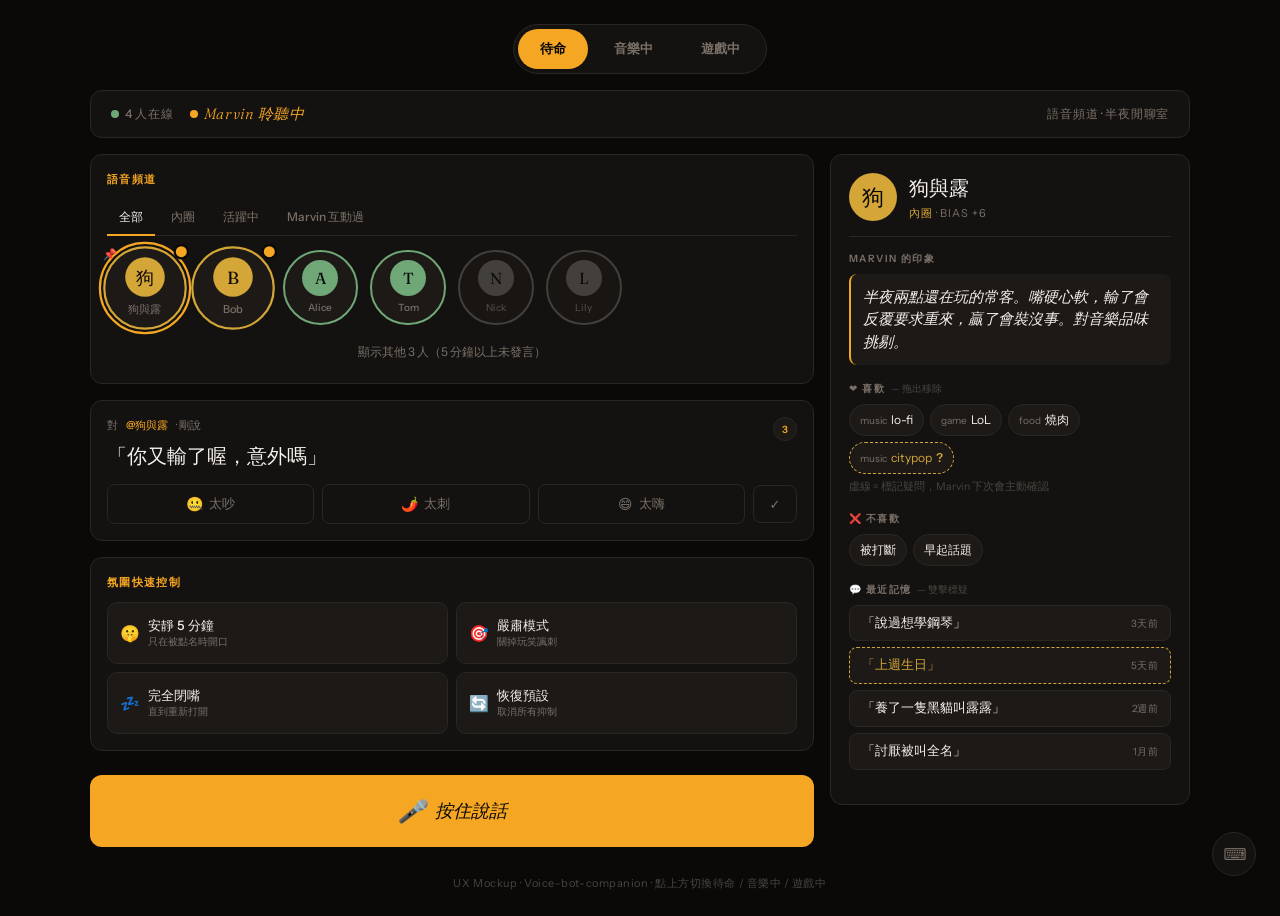
<file: docs/mockups/mockup-v2.html>
<!DOCTYPE html>
<html lang="zh-Hant">
<head>
<meta charset="UTF-8">
<meta name="viewport" content="width=device-width, initial-scale=1.0">
<title>Marvin Companion — UX Mockup</title>
<link href="https://fonts.googleapis.com/css2?family=Fraunces:ital,opsz,wght@0,9..144,300;0,9..144,400;0,9..144,600;1,9..144,300;1,9..144,400&family=Instrument+Sans:wght@400;500;600&display=swap" rel="stylesheet">
<style>
  :root {
    --bg: #0A0908;
    --surface: #141210;
    --surface2: #1C1917;
    --border: #2A2622;
    --text: #F5F0EB;
    --muted: #7A7068;
    --muted2: #4A4540;
    --amber: #F5A623;
    --amber-dim: #9B6614;
    --amber-glow: rgba(245,166,35,0.15);
    --red: #C94A3F;
    --green: #6FA776;
    --yellow: #D4A537;

    --stage-inner: #D4A537;
    --stage-regular: #6FA776;
    --stage-stranger: #6B6661;
    --stage-blacklist: #8B3A33;
  }

  * { box-sizing: border-box; margin: 0; padding: 0; }

  body {
    background: var(--bg);
    color: var(--text);
    font-family: 'Instrument Sans', system-ui, sans-serif;
    font-size: 14px;
    line-height: 1.5;
    min-height: 100vh;
    padding: 24px;
    overflow-x: hidden;
  }

  .app {
    max-width: 1100px;
    margin: 0 auto;
    display: grid;
    grid-template-columns: 1fr 360px;
    gap: 16px;
    align-items: start;
  }

  /* ============ STATUS BAR ============ */
  .status-bar {
    grid-column: 1 / -1;
    background: var(--surface);
    border: 1px solid var(--border);
    border-radius: 12px;
    padding: 12px 20px;
    display: flex;
    align-items: center;
    justify-content: space-between;
  }
  .status-left { display: flex; align-items: center; gap: 16px; }
  .status-pill {
    display: inline-flex;
    align-items: center;
    gap: 6px;
    font-size: 12px;
    font-weight: 500;
    letter-spacing: 0.06em;
    color: var(--muted);
  }
  .dot {
    width: 8px;
    height: 8px;
    border-radius: 50%;
    background: var(--green);
  }
  .dot.amber {
    background: var(--amber);
    animation: pulse 2s ease-in-out infinite;
  }
  .dot.red { background: var(--red); }
  @keyframes pulse {
    0%, 100% { opacity: 1; transform: scale(1); }
    50% { opacity: 0.4; transform: scale(1.3); }
  }
  .marvin-state {
    font-family: 'Fraunces', serif;
    font-style: italic;
    font-weight: 300;
    color: var(--amber);
    font-size: 15px;
  }

  /* ============ MAIN COLUMN ============ */
  .main { display: flex; flex-direction: column; gap: 16px; }

  .card {
    background: var(--surface);
    border: 1px solid var(--border);
    border-radius: 12px;
    padding: 16px;
  }

  .card-label {
    font-size: 11px;
    font-weight: 600;
    letter-spacing: 0.12em;
    text-transform: uppercase;
    color: var(--amber);
    margin-bottom: 12px;
  }

  /* ============ BUBBLES ============ */
  .filter-tabs {
    display: flex;
    gap: 4px;
    margin-bottom: 14px;
    border-bottom: 1px solid var(--border);
    padding-bottom: 0;
  }
  .filter-tab {
    padding: 8px 12px;
    font-size: 12px;
    font-weight: 500;
    color: var(--muted);
    cursor: pointer;
    border-bottom: 2px solid transparent;
    margin-bottom: -1px;
    transition: color 0.2s;
  }
  .filter-tab:hover { color: var(--text); }
  .filter-tab.active {
    color: var(--text);
    border-bottom-color: var(--amber);
  }

  .bubble-grid {
    display: grid;
    grid-template-columns: repeat(auto-fill, minmax(72px, 1fr));
    gap: 12px;
  }

  .bubble {
    position: relative;
    aspect-ratio: 1;
    border-radius: 50%;
    background: var(--surface2);
    border: 2px solid var(--border);
    display: flex;
    flex-direction: column;
    align-items: center;
    justify-content: center;
    cursor: pointer;
    transition: transform 0.15s ease, border-color 0.2s;
    overflow: visible;
  }
  .bubble:hover {
    transform: translateY(-2px);
    border-color: var(--muted2);
  }

  .bubble .avatar {
    width: 36px;
    height: 36px;
    border-radius: 50%;
    display: flex;
    align-items: center;
    justify-content: center;
    font-family: 'Fraunces', serif;
    font-weight: 400;
    font-size: 16px;
    color: var(--bg);
  }
  .bubble .name {
    margin-top: 4px;
    font-size: 10px;
    font-weight: 500;
    color: var(--muted);
    white-space: nowrap;
  }

  /* stage colors */
  .bubble[data-stage="inner"] { border-color: var(--stage-inner); }
  .bubble[data-stage="inner"] .avatar { background: var(--stage-inner); }
  .bubble[data-stage="regular"] { border-color: var(--stage-regular); }
  .bubble[data-stage="regular"] .avatar { background: var(--stage-regular); }
  .bubble[data-stage="stranger"] { border-color: var(--stage-stranger); }
  .bubble[data-stage="stranger"] .avatar { background: var(--stage-stranger); }

  /* size by activity */
  .bubble[data-activity="high"] { transform: scale(1.1); }
  .bubble[data-activity="low"] { opacity: 0.55; }

  /* speaking pulse */
  .bubble.speaking::before {
    content: '';
    position: absolute;
    inset: -6px;
    border-radius: 50%;
    border: 2px solid var(--amber);
    animation: speaking-pulse 1.4s ease-out infinite;
  }
  @keyframes speaking-pulse {
    0% { opacity: 1; transform: scale(1); }
    100% { opacity: 0; transform: scale(1.25); }
  }

  /* marvin attention dot */
  .bubble .marvin-mark {
    position: absolute;
    top: -4px;
    right: -4px;
    width: 14px;
    height: 14px;
    border-radius: 50%;
    background: var(--amber);
    border: 2px solid var(--bg);
    display: none;
  }
  .bubble[data-marvin="yes"] .marvin-mark { display: block; }

  /* pin */
  .bubble .pin {
    position: absolute;
    top: -2px;
    left: -2px;
    font-size: 10px;
    color: var(--amber);
    display: none;
  }
  .bubble[data-pin="yes"] .pin { display: block; }

  .show-more {
    margin-top: 12px;
    text-align: center;
    color: var(--muted);
    font-size: 12px;
    cursor: pointer;
    padding: 6px;
  }
  .show-more:hover { color: var(--text); }

  /* ============ MARVIN UTTERANCE ============ */
  .utterance-card {
    background: var(--surface);
    border: 1px solid var(--border);
    border-radius: 12px;
    padding: 16px;
    position: relative;
  }

  .utterance-meta {
    display: flex;
    align-items: center;
    gap: 8px;
    font-size: 11px;
    color: var(--muted);
    margin-bottom: 8px;
  }
  .utterance-meta .target {
    color: var(--amber);
    font-weight: 500;
  }

  .utterance-text {
    font-family: 'Fraunces', serif;
    font-weight: 300;
    font-size: 20px;
    line-height: 1.4;
    color: var(--text);
    margin-bottom: 14px;
  }

  .feedback-row {
    display: flex;
    gap: 8px;
    align-items: center;
  }
  .feedback-btn {
    flex: 1;
    background: transparent;
    border: 1px solid var(--border);
    color: var(--muted);
    padding: 10px 8px;
    border-radius: 8px;
    font-family: inherit;
    font-size: 13px;
    font-weight: 500;
    cursor: pointer;
    display: flex;
    align-items: center;
    justify-content: center;
    gap: 6px;
    transition: all 0.15s;
  }
  .feedback-btn:hover {
    border-color: var(--amber);
    color: var(--text);
  }
  .feedback-btn.ok {
    flex: 0 0 44px;
  }
  .feedback-emoji { font-size: 14px; }

  .countdown {
    position: absolute;
    top: 16px;
    right: 16px;
    width: 24px;
    height: 24px;
    border-radius: 50%;
    background: var(--surface2);
    border: 1px solid var(--border);
    display: flex;
    align-items: center;
    justify-content: center;
    font-size: 10px;
    color: var(--amber);
    font-weight: 600;
  }

  /* ============ ATMOSPHERE QUICK ============ */
  .atmos-grid {
    display: grid;
    grid-template-columns: repeat(2, 1fr);
    gap: 8px;
  }
  .atmos-btn {
    background: var(--surface2);
    border: 1px solid var(--border);
    color: var(--text);
    padding: 14px 12px;
    border-radius: 10px;
    font-family: inherit;
    font-size: 13px;
    font-weight: 500;
    cursor: pointer;
    display: flex;
    align-items: center;
    gap: 8px;
    transition: all 0.15s;
  }
  .atmos-btn:hover {
    border-color: var(--amber);
  }
  .atmos-btn.active {
    background: var(--amber-glow);
    border-color: var(--amber);
    color: var(--amber);
  }
  .atmos-btn .icon { font-size: 16px; }
  .atmos-btn .label { flex: 1; text-align: left; }
  .atmos-btn .sub {
    font-size: 10px;
    color: var(--muted);
    font-weight: 400;
  }

  /* ============ VOICE BUTTON ============ */
  .voice-button {
    margin-top: 8px;
    background: var(--amber);
    color: var(--bg);
    border: none;
    border-radius: 12px;
    padding: 22px;
    font-family: 'Fraunces', serif;
    font-style: italic;
    font-weight: 400;
    font-size: 18px;
    width: 100%;
    cursor: pointer;
    display: flex;
    align-items: center;
    justify-content: center;
    gap: 10px;
    transition: transform 0.1s, background 0.2s;
  }
  .voice-button:hover { background: #FFB938; }
  .voice-button:active { transform: scale(0.98); }
  .voice-button .mic { font-size: 22px; }

  /* ============ SIDE PANEL (USER DETAIL) ============ */
  .side-panel {
    background: var(--surface);
    border: 1px solid var(--border);
    border-radius: 12px;
    padding: 18px;
    position: sticky;
    top: 24px;
  }

  .panel-header {
    display: flex;
    align-items: center;
    gap: 12px;
    padding-bottom: 14px;
    border-bottom: 1px solid var(--border);
    margin-bottom: 14px;
  }
  .panel-avatar {
    width: 48px;
    height: 48px;
    border-radius: 50%;
    background: var(--stage-inner);
    color: var(--bg);
    display: flex;
    align-items: center;
    justify-content: center;
    font-family: 'Fraunces', serif;
    font-size: 22px;
    font-weight: 400;
  }
  .panel-name {
    font-family: 'Fraunces', serif;
    font-size: 20px;
    font-weight: 400;
    color: var(--text);
  }
  .panel-meta {
    font-size: 11px;
    color: var(--muted);
    letter-spacing: 0.08em;
    text-transform: uppercase;
    margin-top: 2px;
  }
  .panel-meta .stage { color: var(--stage-inner); }

  .panel-section { margin-bottom: 16px; }
  .panel-section-title {
    font-size: 10px;
    font-weight: 600;
    letter-spacing: 0.14em;
    text-transform: uppercase;
    color: var(--muted);
    margin-bottom: 8px;
    display: flex;
    align-items: center;
    gap: 6px;
  }

  .impression {
    font-family: 'Fraunces', serif;
    font-style: italic;
    font-weight: 300;
    font-size: 15px;
    line-height: 1.5;
    color: var(--text);
    padding: 12px;
    background: var(--surface2);
    border-radius: 8px;
    border-left: 2px solid var(--amber);
  }

  .tag-row {
    display: flex;
    flex-wrap: wrap;
    gap: 6px;
  }
  .tag {
    background: var(--surface2);
    border: 1px solid var(--border);
    padding: 6px 10px;
    border-radius: 100px;
    font-size: 12px;
    color: var(--text);
    cursor: grab;
    transition: all 0.15s;
    user-select: none;
  }
  .tag:hover {
    border-color: var(--muted2);
  }
  .tag.uncertain {
    border-style: dashed;
    border-color: var(--yellow);
    color: var(--yellow);
    position: relative;
  }
  .tag.uncertain::after {
    content: '?';
    margin-left: 4px;
    font-weight: 600;
  }
  .tag .cat {
    color: var(--muted);
    font-size: 10px;
    margin-right: 4px;
  }

  .memory-list {
    display: flex;
    flex-direction: column;
    gap: 6px;
  }
  .memory-item {
    background: var(--surface2);
    border: 1px solid var(--border);
    padding: 8px 12px;
    border-radius: 8px;
    font-size: 12.5px;
    color: var(--text);
    cursor: pointer;
    transition: all 0.15s;
    display: flex;
    align-items: center;
    justify-content: space-between;
    gap: 8px;
  }
  .memory-item:hover { border-color: var(--muted2); }
  .memory-item.uncertain {
    border-style: dashed;
    border-color: var(--yellow);
    color: var(--yellow);
  }
  .memory-item .date {
    font-size: 10px;
    color: var(--muted);
    letter-spacing: 0.05em;
    flex-shrink: 0;
  }

  .hint {
    font-size: 10.5px;
    color: var(--muted2);
    margin-top: 6px;
    line-height: 1.4;
  }

  /* ============ FLOATING INPUT (desktop) ============ */
  .float-input {
    position: fixed;
    bottom: 24px;
    right: 24px;
    background: var(--surface);
    border: 1px solid var(--border);
    border-radius: 100px;
    display: flex;
    align-items: center;
    overflow: hidden;
    transition: width 0.3s ease;
    z-index: 100;
  }
  .float-input.collapsed {
    width: 44px;
    height: 44px;
  }
  .float-input.expanded {
    width: 360px;
    height: 44px;
  }
  .float-input .toggle {
    width: 44px;
    height: 44px;
    flex-shrink: 0;
    display: flex;
    align-items: center;
    justify-content: center;
    cursor: pointer;
    color: var(--muted);
    font-size: 16px;
  }
  .float-input .toggle:hover { color: var(--amber); }
  .float-input input {
    flex: 1;
    background: transparent;
    border: none;
    color: var(--text);
    font-family: inherit;
    font-size: 13px;
    outline: none;
    padding-right: 16px;
    display: none;
  }
  .float-input.expanded input { display: block; }
  .float-input input::placeholder { color: var(--muted2); }

  /* ============ MODE TABS (demo only) ============ */
  .mode-tabs {
    grid-column: 1 / -1;
    display: flex;
    gap: 4px;
    background: var(--surface);
    border: 1px solid var(--border);
    border-radius: 100px;
    padding: 4px;
    margin: 0 auto;
    width: fit-content;
    position: relative;
    z-index: 50;
  }
  .mode-tab {
    padding: 10px 22px;
    font-size: 13px;
    font-weight: 600;
    color: var(--muted);
    cursor: pointer;
    border-radius: 100px;
    transition: all 0.2s;
    user-select: none;
    -webkit-user-select: none;
  }
  .mode-tab:hover { color: var(--text); }
  .mode-tab.active {
    background: var(--amber);
    color: var(--bg);
  }

  /* ============ MUSIC PANEL ============ */
  .music-card {
    background: linear-gradient(180deg, var(--surface2) 0%, var(--surface) 100%);
    border: 1px solid var(--border);
    border-radius: 12px;
    padding: 18px;
    position: relative;
    overflow: hidden;
  }
  .music-card::before {
    content: '';
    position: absolute;
    inset: 0;
    background: radial-gradient(circle at 20% 0%, var(--amber-glow), transparent 60%);
    pointer-events: none;
  }
  .music-now {
    position: relative;
    display: flex;
    gap: 16px;
    align-items: center;
    margin-bottom: 16px;
  }
  .waveform {
    width: 64px;
    height: 64px;
    display: flex;
    align-items: center;
    justify-content: center;
    gap: 2px;
    flex-shrink: 0;
  }
  .waveform .bar {
    width: 3px;
    background: var(--amber);
    border-radius: 2px;
    animation: wave 1.4s ease-in-out infinite;
  }
  .waveform .bar:nth-child(1) { height: 30%; animation-delay: 0s; }
  .waveform .bar:nth-child(2) { height: 70%; animation-delay: 0.1s; }
  .waveform .bar:nth-child(3) { height: 95%; animation-delay: 0.2s; }
  .waveform .bar:nth-child(4) { height: 55%; animation-delay: 0.3s; }
  .waveform .bar:nth-child(5) { height: 80%; animation-delay: 0.4s; }
  .waveform .bar:nth-child(6) { height: 40%; animation-delay: 0.5s; }
  @keyframes wave {
    0%, 100% { transform: scaleY(1); opacity: 1; }
    50% { transform: scaleY(0.3); opacity: 0.5; }
  }

  .music-info { flex: 1; min-width: 0; }
  .music-title {
    font-family: 'Fraunces', serif;
    font-style: italic;
    font-weight: 300;
    font-size: 22px;
    line-height: 1.2;
    color: var(--text);
    margin-bottom: 4px;
    overflow: hidden;
    text-overflow: ellipsis;
    white-space: nowrap;
  }
  .music-sub {
    font-size: 12px;
    color: var(--muted);
  }
  .music-sub .target { color: var(--amber); font-weight: 500; }

  .progress {
    position: relative;
    height: 3px;
    background: var(--surface2);
    border-radius: 2px;
    margin: 12px 0 8px;
    overflow: hidden;
  }
  .progress .fill {
    position: absolute;
    left: 0; top: 0; bottom: 0;
    width: 38%;
    background: var(--amber);
    border-radius: 2px;
  }
  .time-row {
    display: flex;
    justify-content: space-between;
    font-size: 11px;
    color: var(--muted);
    font-variant-numeric: tabular-nums;
  }

  .player-controls {
    position: relative;
    display: flex;
    justify-content: center;
    gap: 8px;
    margin-top: 14px;
  }
  .player-btn {
    width: 40px;
    height: 40px;
    border-radius: 50%;
    border: 1px solid var(--border);
    background: var(--surface2);
    color: var(--text);
    cursor: pointer;
    display: flex;
    align-items: center;
    justify-content: center;
    font-size: 14px;
    transition: all 0.15s;
  }
  .player-btn:hover { border-color: var(--amber); color: var(--amber); }
  .player-btn.primary {
    width: 48px;
    height: 48px;
    background: var(--amber);
    color: var(--bg);
    border-color: var(--amber);
    font-size: 18px;
  }
  .player-btn.primary:hover { background: #FFB938; }

  /* music reactions */
  .reactions-card {
    background: var(--surface);
    border: 1px solid var(--border);
    border-radius: 12px;
    padding: 16px;
  }
  .reaction-row {
    display: flex;
    align-items: center;
    gap: 8px;
    padding: 6px 0;
    font-size: 13px;
    border-bottom: 1px dashed var(--border);
  }
  .reaction-row:last-child { border: none; }
  .reaction-icon { font-size: 14px; width: 18px; }
  .reaction-user { color: var(--text); font-weight: 500; min-width: 70px; }
  .reaction-text { color: var(--muted); font-size: 12px; flex: 1; }

  .music-quick {
    display: grid;
    grid-template-columns: repeat(3, 1fr);
    gap: 8px;
    margin-top: 12px;
  }
  .music-quick-btn {
    background: var(--surface2);
    border: 1px solid var(--border);
    color: var(--text);
    padding: 10px 6px;
    border-radius: 8px;
    font-family: inherit;
    font-size: 12px;
    cursor: pointer;
    text-align: center;
    transition: all 0.15s;
  }
  .music-quick-btn:hover { border-color: var(--amber); color: var(--amber); }
  .music-quick-btn .em { font-size: 16px; display: block; margin-bottom: 2px; }

  /* ============ GAME PANEL ============ */
  .game-card {
    background: var(--surface);
    border: 1px solid var(--border);
    border-radius: 12px;
    padding: 18px;
  }
  .game-header {
    display: flex;
    align-items: center;
    justify-content: space-between;
    padding-bottom: 14px;
    margin-bottom: 14px;
    border-bottom: 1px solid var(--border);
  }
  .game-title {
    font-family: 'Fraunces', serif;
    font-weight: 400;
    font-size: 20px;
    color: var(--text);
    display: flex;
    align-items: center;
    gap: 8px;
  }
  .game-round {
    font-size: 12px;
    color: var(--muted);
    margin-left: 4px;
  }
  .game-timer {
    background: var(--surface2);
    border: 1px solid var(--amber);
    color: var(--amber);
    padding: 6px 12px;
    border-radius: 100px;
    font-size: 13px;
    font-weight: 600;
    font-variant-numeric: tabular-nums;
  }

  .game-phase {
    background: var(--surface2);
    padding: 12px 14px;
    border-radius: 8px;
    margin-bottom: 14px;
    border-left: 2px solid var(--amber);
  }
  .game-phase-label {
    font-size: 10px;
    color: var(--muted);
    letter-spacing: 0.12em;
    text-transform: uppercase;
    margin-bottom: 4px;
  }
  .game-phase-text {
    font-family: 'Fraunces', serif;
    font-style: italic;
    font-weight: 300;
    font-size: 15px;
    color: var(--text);
  }

  .scoreboard {
    display: flex;
    flex-direction: column;
    gap: 4px;
    margin-bottom: 14px;
  }
  .score-row {
    display: flex;
    align-items: center;
    justify-content: space-between;
    padding: 8px 12px;
    background: var(--surface2);
    border-radius: 6px;
    font-size: 13px;
  }
  .score-row.leader { background: var(--amber-glow); }
  .score-row .player {
    display: flex;
    align-items: center;
    gap: 8px;
  }
  .score-row .badge {
    background: var(--amber);
    color: var(--bg);
    font-size: 9px;
    font-weight: 600;
    padding: 1px 5px;
    border-radius: 4px;
    letter-spacing: 0.05em;
  }
  .score-row .pts {
    font-family: 'Fraunces', serif;
    font-size: 16px;
    color: var(--amber);
    font-variant-numeric: tabular-nums;
  }

  .events-log {
    background: var(--surface2);
    border-radius: 8px;
    padding: 10px 12px;
    font-size: 12px;
    line-height: 1.7;
  }
  .events-log .event {
    color: var(--muted);
    display: flex;
    align-items: center;
    gap: 6px;
  }
  .events-log .event .em { font-size: 13px; }
  .events-log .event.fresh { color: var(--text); }

  .game-controls {
    display: grid;
    grid-template-columns: repeat(3, 1fr);
    gap: 8px;
    margin-top: 14px;
  }
  .game-ctrl-btn {
    background: var(--surface2);
    border: 1px solid var(--border);
    color: var(--text);
    padding: 10px 6px;
    border-radius: 8px;
    font-family: inherit;
    font-size: 12px;
    cursor: pointer;
    transition: all 0.15s;
  }
  .game-ctrl-btn:hover { border-color: var(--amber); color: var(--amber); }
  .game-ctrl-btn.danger:hover { border-color: var(--red); color: var(--red); }

  /* Atmosphere gauge */
  .atmos-card {
    background: var(--surface);
    border: 1px solid var(--border);
    border-radius: 12px;
    padding: 16px;
  }
  .atmos-status {
    font-family: 'Fraunces', serif;
    font-style: italic;
    font-weight: 300;
    font-size: 18px;
    color: var(--text);
    margin: 6px 0 10px;
  }
  .gauge {
    position: relative;
    height: 6px;
    background: linear-gradient(to right, #6FA776, #D4A537, #C94A3F);
    border-radius: 3px;
    margin: 14px 0 6px;
  }
  .gauge-pointer {
    position: absolute;
    top: 50%;
    transform: translate(-50%, -50%);
    width: 14px;
    height: 14px;
    background: var(--text);
    border: 2px solid var(--bg);
    border-radius: 50%;
    box-shadow: 0 0 0 2px var(--text);
  }
  .gauge-labels {
    display: flex;
    justify-content: space-between;
    font-size: 10px;
    color: var(--muted);
    letter-spacing: 0.06em;
  }

  /* Alert (rare, only when needed) */
  .alert-card {
    background: var(--surface);
    border: 1px solid var(--border);
    border-radius: 12px;
    padding: 16px;
    position: relative;
  }
  .alert-card.warn {
    border-color: var(--amber);
    background: linear-gradient(180deg, var(--amber-glow), var(--surface));
  }
  .alert-empty {
    text-align: center;
    color: var(--muted2);
    font-size: 12px;
    padding: 8px 0;
    letter-spacing: 0.06em;
  }
  .alert-msg {
    font-family: 'Fraunces', serif;
    font-style: italic;
    font-weight: 300;
    font-size: 15px;
    line-height: 1.4;
    color: var(--text);
    margin-bottom: 12px;
  }
  .alert-actions {
    display: flex;
    gap: 6px;
  }
  .alert-btn {
    flex: 1;
    background: var(--surface2);
    border: 1px solid var(--border);
    color: var(--text);
    padding: 9px;
    border-radius: 6px;
    font-family: inherit;
    font-size: 12px;
    font-weight: 500;
    cursor: pointer;
    transition: all 0.15s;
  }
  .alert-btn.primary { border-color: var(--amber); color: var(--amber); }
  .alert-btn.danger:hover { border-color: var(--red); color: var(--red); }
  .alert-btn:hover { border-color: var(--text); color: var(--text); }

  /* Spectator toggle */
  .mode-toggle {
    display: flex;
    background: var(--surface2);
    border-radius: 100px;
    padding: 3px;
    margin-top: 10px;
  }
  .mode-toggle-btn {
    flex: 1;
    padding: 6px;
    text-align: center;
    font-size: 11px;
    color: var(--muted);
    cursor: pointer;
    border-radius: 100px;
    transition: all 0.2s;
  }
  .mode-toggle-btn.active {
    background: var(--amber);
    color: var(--bg);
    font-weight: 600;
  }

  /* ============ DJ MUSIC EXTRAS ============ */
  .dj-card {
    background: var(--surface);
    border: 1px solid var(--border);
    border-radius: 12px;
    padding: 16px;
  }
  .dj-header {
    display: flex;
    align-items: center;
    gap: 12px;
    padding-bottom: 12px;
    border-bottom: 1px solid var(--border);
    margin-bottom: 12px;
  }
  .dj-badge {
    width: 38px;
    height: 38px;
    border-radius: 50%;
    background: var(--amber);
    color: var(--bg);
    display: flex;
    align-items: center;
    justify-content: center;
    font-size: 18px;
  }
  .dj-title {
    font-family: 'Fraunces', serif;
    font-size: 17px;
    font-weight: 400;
    color: var(--text);
  }
  .dj-subtitle {
    font-size: 11px;
    color: var(--muted);
    letter-spacing: 0.08em;
    text-transform: uppercase;
    margin-top: 2px;
  }

  .dj-target-tabs {
    display: flex;
    gap: 4px;
    overflow-x: auto;
    margin-bottom: 12px;
    padding-bottom: 4px;
  }
  .dj-target {
    flex-shrink: 0;
    padding: 6px 12px;
    font-size: 11.5px;
    font-weight: 500;
    color: var(--muted);
    background: var(--surface2);
    border-radius: 100px;
    cursor: pointer;
    border: 1px solid var(--border);
    transition: all 0.2s;
  }
  .dj-target:hover { color: var(--text); }
  .dj-target.active {
    background: var(--amber);
    color: var(--bg);
    border-color: var(--amber);
  }

  .dj-pick {
    background: var(--surface2);
    border: 1px solid var(--border);
    border-radius: 10px;
    padding: 12px;
    margin-bottom: 8px;
    display: flex;
    gap: 12px;
    align-items: center;
    cursor: pointer;
    transition: all 0.15s;
  }
  .dj-pick:hover {
    border-color: var(--amber);
    transform: translateY(-1px);
  }
  .dj-pick .play {
    width: 38px;
    height: 38px;
    border-radius: 50%;
    background: var(--amber);
    color: var(--bg);
    display: flex;
    align-items: center;
    justify-content: center;
    font-size: 14px;
    flex-shrink: 0;
  }
  .dj-pick-body { flex: 1; min-width: 0; }
  .dj-pick-title {
    font-family: 'Fraunces', serif;
    font-style: italic;
    font-weight: 300;
    font-size: 15px;
    color: var(--text);
    margin-bottom: 2px;
    overflow: hidden;
    text-overflow: ellipsis;
    white-space: nowrap;
  }
  .dj-pick-why {
    font-size: 11.5px;
    color: var(--muted);
    line-height: 1.4;
  }
  .dj-pick-why .hl { color: var(--amber); }
  .dj-pick-meta {
    font-size: 10px;
    color: var(--muted2);
    margin-top: 2px;
    letter-spacing: 0.05em;
  }

  .history-row {
    display: flex;
    align-items: center;
    gap: 10px;
    padding: 8px 4px;
    border-bottom: 1px dashed var(--border);
    cursor: pointer;
    transition: background 0.15s;
  }
  .history-row:last-child { border: none; }
  .history-row:hover { background: var(--surface2); }
  .history-row .h-time {
    font-size: 10px;
    color: var(--muted2);
    width: 50px;
    flex-shrink: 0;
    letter-spacing: 0.05em;
  }
  .history-row .h-title {
    flex: 1;
    font-size: 12.5px;
    color: var(--text);
    overflow: hidden;
    text-overflow: ellipsis;
    white-space: nowrap;
  }
  .history-row .h-tag {
    font-size: 10px;
    color: var(--amber);
    background: var(--amber-glow);
    padding: 2px 8px;
    border-radius: 100px;
    flex-shrink: 0;
  }
  .history-row .h-tag.skip { color: var(--red); background: rgba(201,74,63,0.1); }
  .history-row .h-tag.love { color: var(--green); background: rgba(111,167,118,0.1); }

  .taste-bars {
    display: flex;
    flex-direction: column;
    gap: 8px;
  }
  .taste-row {
    display: flex;
    align-items: center;
    gap: 10px;
  }
  .taste-label {
    font-size: 12px;
    color: var(--text);
    width: 70px;
    flex-shrink: 0;
  }
  .taste-bar {
    flex: 1;
    height: 6px;
    background: var(--surface2);
    border-radius: 3px;
    overflow: hidden;
  }
  .taste-bar .fill {
    height: 100%;
    background: var(--amber);
    border-radius: 3px;
  }
  .taste-pct {
    font-size: 11px;
    color: var(--muted);
    width: 32px;
    text-align: right;
    font-variant-numeric: tabular-nums;
  }

  /* ============ NOTE BAR ============ */
  .note {
    grid-column: 1 / -1;
    text-align: center;
    color: var(--muted2);
    font-size: 11px;
    padding: 12px 0 0;
    letter-spacing: 0.05em;
  }

  /* mode visibility */
  .app[data-mode="idle"] .for-music,
  .app[data-mode="idle"] .for-game,
  .app[data-mode="music"] .for-idle,
  .app[data-mode="music"] .for-game,
  .app[data-mode="game"] .for-idle,
  .app[data-mode="game"] .for-music { display: none; }
</style>
</head>
<body>

<div class="app" data-mode="idle">

  <!-- MODE TABS (demo only) -->
  <div class="mode-tabs">
    <div class="mode-tab active" data-mode="idle">待命</div>
    <div class="mode-tab" data-mode="music">音樂中</div>
    <div class="mode-tab" data-mode="game">遊戲中</div>
  </div>

  <!-- STATUS BAR -->
  <div class="status-bar">
    <div class="status-left">
      <div class="status-pill"><span class="dot"></span> 4 人在線</div>
      <div class="status-pill"><span class="dot amber"></span> <span class="marvin-state">Marvin 聆聽中</span></div>
    </div>
    <div class="status-pill">語音頻道 · 半夜閒聊室</div>
  </div>

  <!-- ========== IDLE MODE ========== -->
  <!-- MAIN COLUMN -->
  <div class="main for-idle">

    <!-- BUBBLES -->
    <div class="card">
      <div class="card-label">語音頻道</div>
      <div class="filter-tabs">
        <div class="filter-tab active">全部</div>
        <div class="filter-tab">內圈</div>
        <div class="filter-tab">活躍中</div>
        <div class="filter-tab">Marvin 互動過</div>
      </div>
      <div class="bubble-grid">
        <div class="bubble speaking" data-stage="inner" data-activity="high" data-marvin="yes" data-pin="yes">
          <span class="pin">📌</span>
          <span class="marvin-mark"></span>
          <div class="avatar">狗</div>
          <div class="name">狗與露</div>
        </div>
        <div class="bubble" data-stage="inner" data-activity="high" data-marvin="yes">
          <span class="marvin-mark"></span>
          <div class="avatar">B</div>
          <div class="name">Bob</div>
        </div>
        <div class="bubble" data-stage="regular" data-activity="mid">
          <div class="avatar">A</div>
          <div class="name">Alice</div>
        </div>
        <div class="bubble" data-stage="regular" data-activity="mid">
          <div class="avatar">T</div>
          <div class="name">Tom</div>
        </div>
        <div class="bubble" data-stage="stranger" data-activity="low">
          <div class="avatar">N</div>
          <div class="name">Nick</div>
        </div>
        <div class="bubble" data-stage="stranger" data-activity="low">
          <div class="avatar">L</div>
          <div class="name">Lily</div>
        </div>
      </div>
      <div class="show-more">顯示其他 3 人（5 分鐘以上未發言）</div>
    </div>

    <!-- MARVIN UTTERANCE + FEEDBACK -->
    <div class="utterance-card">
      <div class="countdown">3</div>
      <div class="utterance-meta">
        <span>對</span> <span class="target">@狗與露</span> <span>· 剛說</span>
      </div>
      <div class="utterance-text">「你又輸了喔，意外嗎」</div>
      <div class="feedback-row">
        <button class="feedback-btn">
          <span class="feedback-emoji">🤐</span> 太吵
        </button>
        <button class="feedback-btn">
          <span class="feedback-emoji">🌶️</span> 太刺
        </button>
        <button class="feedback-btn">
          <span class="feedback-emoji">😄</span> 太嗨
        </button>
        <button class="feedback-btn ok">✓</button>
      </div>
    </div>

    <!-- ATMOSPHERE QUICK CONTROLS -->
    <div class="card">
      <div class="card-label">氛圍快速控制</div>
      <div class="atmos-grid">
        <button class="atmos-btn">
          <span class="icon">🤫</span>
          <div class="label">安靜 5 分鐘<div class="sub">只在被點名時開口</div></div>
        </button>
        <button class="atmos-btn">
          <span class="icon">🎯</span>
          <div class="label">嚴肅模式<div class="sub">關掉玩笑諷刺</div></div>
        </button>
        <button class="atmos-btn">
          <span class="icon">💤</span>
          <div class="label">完全閉嘴<div class="sub">直到重新打開</div></div>
        </button>
        <button class="atmos-btn">
          <span class="icon">🔄</span>
          <div class="label">恢復預設<div class="sub">取消所有抑制</div></div>
        </button>
      </div>
    </div>

    <!-- VOICE BUTTON -->
    <button class="voice-button">
      <span class="mic">🎤</span> 按住說話
    </button>

  </div>

  <!-- SIDE PANEL (USER DETAIL) -->
  <div class="side-panel for-idle">
    <div class="panel-header">
      <div class="panel-avatar">狗</div>
      <div>
        <div class="panel-name">狗與露</div>
        <div class="panel-meta"><span class="stage">內圈</span> · BIAS +6</div>
      </div>
    </div>

    <div class="panel-section">
      <div class="panel-section-title">Marvin 的印象</div>
      <div class="impression">
        半夜兩點還在玩的常客。嘴硬心軟，輸了會反覆要求重來，贏了會裝沒事。對音樂品味挑剔。
      </div>
    </div>

    <div class="panel-section">
      <div class="panel-section-title">❤️ 喜歡 <span style="color:var(--muted2);font-weight:400;text-transform:none;letter-spacing:0">— 拖出移除</span></div>
      <div class="tag-row">
        <span class="tag"><span class="cat">music</span>lo-fi</span>
        <span class="tag"><span class="cat">game</span>LoL</span>
        <span class="tag"><span class="cat">food</span>燒肉</span>
        <span class="tag uncertain"><span class="cat">music</span>citypop</span>
      </div>
      <div class="hint">虛線 = 標記疑問，Marvin 下次會主動確認</div>
    </div>

    <div class="panel-section">
      <div class="panel-section-title">❌ 不喜歡</div>
      <div class="tag-row">
        <span class="tag">被打斷</span>
        <span class="tag">早起話題</span>
      </div>
    </div>

    <div class="panel-section">
      <div class="panel-section-title">💬 最近記憶 <span style="color:var(--muted2);font-weight:400;text-transform:none;letter-spacing:0">— 雙擊標疑</span></div>
      <div class="memory-list">
        <div class="memory-item">
          <span>「說過想學鋼琴」</span>
          <span class="date">3天前</span>
        </div>
        <div class="memory-item uncertain">
          <span>「上週生日」</span>
          <span class="date">5天前</span>
        </div>
        <div class="memory-item">
          <span>「養了一隻黑貓叫露露」</span>
          <span class="date">2週前</span>
        </div>
        <div class="memory-item">
          <span>「討厭被叫全名」</span>
          <span class="date">1月前</span>
        </div>
      </div>
    </div>
  </div>

  <!-- ========== MUSIC MODE ========== -->
  <div class="main for-music">

    <!-- Compact bubble strip -->
    <div class="card">
      <div class="card-label">語音頻道 · 4 人在線</div>
      <div class="bubble-grid">
        <div class="bubble" data-stage="inner" data-activity="high" data-marvin="yes">
          <span class="marvin-mark"></span>
          <div class="avatar">狗</div>
          <div class="name">狗與露</div>
        </div>
        <div class="bubble speaking" data-stage="inner" data-activity="high">
          <div class="avatar">B</div>
          <div class="name">Bob</div>
        </div>
        <div class="bubble" data-stage="regular" data-activity="mid">
          <div class="avatar">A</div>
          <div class="name">Alice</div>
        </div>
        <div class="bubble" data-stage="regular" data-activity="mid">
          <div class="avatar">T</div>
          <div class="name">Tom</div>
        </div>
      </div>
    </div>

    <!-- Now playing -->
    <div class="music-card">
      <div class="music-now">
        <div class="waveform">
          <div class="bar"></div><div class="bar"></div><div class="bar"></div>
          <div class="bar"></div><div class="bar"></div><div class="bar"></div>
        </div>
        <div class="music-info">
          <div class="music-title">Midnight in Taipei</div>
          <div class="music-sub">Lo-fi · for <span class="target">@狗與露</span> · Suno</div>
          <div class="progress"><div class="fill"></div></div>
          <div class="time-row">
            <span>1:23</span>
            <span>3:42</span>
          </div>
        </div>
      </div>
      <div class="player-controls">
        <button class="player-btn">⏮</button>
        <button class="player-btn primary">⏸</button>
        <button class="player-btn">⏭</button>
        <button class="player-btn">🔁</button>
        <button class="player-btn">🔊</button>
      </div>
    </div>

    <!-- Live reactions -->
    <div class="reactions-card">
      <div class="card-label">即時反應</div>
      <div class="reaction-row">
        <span class="reaction-icon">👍</span>
        <span class="reaction-user">Bob</span>
        <span class="reaction-text">「這首對味」</span>
      </div>
      <div class="reaction-row">
        <span class="reaction-icon">🎵</span>
        <span class="reaction-user">狗與露</span>
        <span class="reaction-text">跟著哼了 14 秒</span>
      </div>
      <div class="reaction-row">
        <span class="reaction-icon">💤</span>
        <span class="reaction-user">Alice</span>
        <span class="reaction-text">沒有反應</span>
      </div>
      <div class="reaction-row">
        <span class="reaction-icon">⏭️</span>
        <span class="reaction-user">Tom</span>
        <span class="reaction-text">上一首被他跳過</span>
      </div>
    </div>

    <!-- Quick music actions -->
    <div class="card">
      <div class="card-label">快速音樂指令</div>
      <div class="music-quick">
        <button class="music-quick-btn"><span class="em">🌙</span>lo-fi 模式</button>
        <button class="music-quick-btn"><span class="em">🎷</span>jazz 模式</button>
        <button class="music-quick-btn"><span class="em">🏙️</span>citypop</button>
        <button class="music-quick-btn"><span class="em">🎵</span>生成新歌</button>
        <button class="music-quick-btn"><span class="em">🎭</span>給點驚喜</button>
        <button class="music-quick-btn"><span class="em">⏹️</span>停止音樂</button>
      </div>
    </div>

    <button class="voice-button">
      <span class="mic">🎤</span> 按住說話
    </button>
  </div>

  <!-- Music mode side panel: DJ Marvin pushing personalized tracks -->
  <div class="side-panel for-music">
    <div class="dj-card">
      <div class="dj-header">
        <div class="dj-badge">🎧</div>
        <div>
          <div class="dj-title">DJ Marvin</div>
          <div class="dj-subtitle">為你的房間挑歌</div>
        </div>
      </div>

      <!-- target tabs -->
      <div class="dj-target-tabs">
        <div class="dj-target active">房間全體</div>
        <div class="dj-target">狗與露</div>
        <div class="dj-target">Bob</div>
        <div class="dj-target">Alice</div>
        <div class="dj-target">Tom</div>
      </div>

      <!-- DJ picks for selected target -->
      <div class="dj-pick">
        <div class="play">▶</div>
        <div class="dj-pick-body">
          <div class="dj-pick-title">Slow Train Past Songshan</div>
          <div class="dj-pick-why">
            <span class="hl">為狗與露</span>挑的——他上週半夜常聽這風格，剛剛哼了 Midnight 那首，這條延續得上
          </div>
          <div class="dj-pick-meta">Lo-fi · 3:18 · Suno</div>
        </div>
      </div>

      <div class="dj-pick">
        <div class="play">▶</div>
        <div class="dj-pick-body">
          <div class="dj-pick-title">Convenience Store, 2:47</div>
          <div class="dj-pick-why">
            房間整體偏好 lo-fi，<span class="hl">這首加一點 citypop 元素</span>，怕大家無聊
          </div>
          <div class="dj-pick-meta">Lo-fi × Citypop · 2:55</div>
        </div>
      </div>

      <div class="dj-pick">
        <div class="play">▶</div>
        <div class="dj-pick-body">
          <div class="dj-pick-title">Heated Argument (instrumental)</div>
          <div class="dj-pick-why">
            <span class="hl">Bob 上次問過爵士</span>——這條算是進階版，看他敢不敢挑
          </div>
          <div class="dj-pick-meta">Jazz · 4:02</div>
        </div>
      </div>
    </div>

    <!-- Per-user history (shown when tab selected) -->
    <div class="dj-card" style="margin-top:14px">
      <div class="card-label">狗與露 · 點歌歷史</div>

      <div class="taste-bars">
        <div class="taste-row">
          <span class="taste-label">lo-fi</span>
          <div class="taste-bar"><div class="fill" style="width:72%"></div></div>
          <span class="taste-pct">72%</span>
        </div>
        <div class="taste-row">
          <span class="taste-label">citypop</span>
          <div class="taste-bar"><div class="fill" style="width:18%"></div></div>
          <span class="taste-pct">18%</span>
        </div>
        <div class="taste-row">
          <span class="taste-label">jazz</span>
          <div class="taste-bar"><div class="fill" style="width:6%"></div></div>
          <span class="taste-pct">6%</span>
        </div>
        <div class="taste-row">
          <span class="taste-label">其他</span>
          <div class="taste-bar"><div class="fill" style="width:4%"></div></div>
          <span class="taste-pct">4%</span>
        </div>
      </div>

      <div style="margin-top:14px">
        <div class="history-row">
          <span class="h-time">今晚</span>
          <span class="h-title">Midnight in Taipei</span>
          <span class="h-tag love">哼了</span>
        </div>
        <div class="history-row">
          <span class="h-time">昨晚</span>
          <span class="h-title">Drive Home Slow</span>
          <span class="h-tag">點播</span>
        </div>
        <div class="history-row">
          <span class="h-time">昨晚</span>
          <span class="h-title">Subway Window</span>
          <span class="h-tag love">重播 2 次</span>
        </div>
        <div class="history-row">
          <span class="h-time">3 天前</span>
          <span class="h-title">Loud K-pop Megamix</span>
          <span class="h-tag skip">跳過</span>
        </div>
        <div class="history-row">
          <span class="h-time">3 天前</span>
          <span class="h-title">Late Bus Home</span>
          <span class="h-tag">點播</span>
        </div>
      </div>
    </div>
  </div>

  <!-- ========== GAME MODE ========== -->
  <div class="main for-game">

    <!-- Compact bubble strip -->
    <div class="card">
      <div class="card-label">語音頻道 · 4 人在線</div>
      <div class="bubble-grid">
        <div class="bubble" data-stage="inner" data-activity="high">
          <div class="avatar">狗</div>
          <div class="name">狗與露</div>
        </div>
        <div class="bubble speaking" data-stage="inner" data-activity="high">
          <div class="avatar">B</div>
          <div class="name">Bob</div>
        </div>
        <div class="bubble" data-stage="regular" data-activity="mid">
          <div class="avatar">A</div>
          <div class="name">Alice</div>
        </div>
        <div class="bubble" data-stage="regular" data-activity="mid">
          <div class="avatar">T</div>
          <div class="name">Tom</div>
        </div>
      </div>
    </div>

    <!-- Game state -->
    <div class="game-card">
      <div class="game-header">
        <div class="game-title">🕵️ 謊言偵探 <span class="game-round">· 第 2 輪 / 共 5</span></div>
        <div class="game-timer">⏱ 0:25</div>
      </div>

      <div class="game-phase">
        <div class="game-phase-label">目前階段</div>
        <div class="game-phase-text">Bob 正在輸入三句話（兩真一假）…</div>
      </div>

      <div class="scoreboard">
        <div class="score-row leader">
          <div class="player">🥇 狗與露</div>
          <div class="pts">4</div>
        </div>
        <div class="score-row">
          <div class="player">Marvin <span class="badge">AI</span></div>
          <div class="pts">3</div>
        </div>
        <div class="score-row">
          <div class="player">Bob</div>
          <div class="pts">2</div>
        </div>
        <div class="score-row">
          <div class="player">Alice</div>
          <div class="pts">1</div>
        </div>
      </div>

      <div class="events-log">
        <div class="event fresh"><span class="em">⏱️</span>輪到 Bob 宣告</div>
        <div class="event"><span class="em">🎯</span>狗與露 投對了 (+2)</div>
        <div class="event"><span class="em">🤖</span>Marvin 猜 B：「Alice 的第二句太刻意」</div>
        <div class="event"><span class="em">📣</span>Alice 完成宣告</div>
      </div>

      <div class="game-controls">
        <button class="game-ctrl-btn">⏭ 跳過此輪</button>
        <button class="game-ctrl-btn">🔄 重新開始</button>
        <button class="game-ctrl-btn danger">⏹ 結束遊戲</button>
      </div>
    </div>

    <button class="voice-button">
      <span class="mic">🎤</span> 按住說話
    </button>
  </div>

  <!-- Game mode side panel: simplified — atmosphere + alert only -->
  <div class="side-panel for-game">

    <!-- Atmosphere gauge -->
    <div class="atmos-card">
      <div class="card-label">房間氣氛</div>
      <div class="atmos-status">緊湊但氣氛還行</div>
      <div class="gauge">
        <div class="gauge-pointer" style="left:55%"></div>
      </div>
      <div class="gauge-labels">
        <span>輕鬆</span>
        <span>專注</span>
        <span>緊繃</span>
      </div>
      <div class="mode-toggle">
        <div class="mode-toggle-btn active">參與中</div>
        <div class="mode-toggle-btn">旁觀模式</div>
      </div>
    </div>

    <!-- Don't be dumb radar -->
    <div class="alert-card warn" style="margin-top:12px">
      <div class="card-label">⚠️ 防呆雷達</div>
      <div class="alert-msg">
        Marvin 打算公開吐槽「Bob 又輸了」——但他這輪還沒輸，可能會看起來在亂猜。
      </div>
      <div class="alert-actions">
        <button class="alert-btn primary">✋ 攔下</button>
        <button class="alert-btn">👍 讓他說</button>
      </div>
    </div>

    <!-- After alert is handled, default state shown below -->
    <div class="alert-card" style="margin-top:12px">
      <div class="card-label">📊 比分</div>
      <div class="scoreboard" style="margin:8px 0 0">
        <div class="score-row leader">
          <div class="player">🥇 狗與露</div>
          <div class="pts">4</div>
        </div>
        <div class="score-row">
          <div class="player">Marvin <span class="badge">AI</span></div>
          <div class="pts">3</div>
        </div>
      </div>
    </div>

    <div class="hint" style="margin-top:12px; text-align:center">
      參與中 — Marvin 自己玩，只有可能耍笨時才打擾你
    </div>
  </div>

  <div class="note">
    UX Mockup · Voice-bot-companion · 點上方切換待命 / 音樂中 / 遊戲中
  </div>

</div>

<!-- FLOATING INPUT (desktop only) -->
<div class="float-input collapsed" id="floatInput">
  <div class="toggle" onclick="toggleInput()">⌨</div>
  <input type="text" placeholder="進階指令、skill 編輯、複雜代言…">
</div>

<script>
  document.addEventListener('DOMContentLoaded', () => {

    // ===== Mode tab switching (FIRST priority) =====
    const appEl = document.querySelector('.app');
    document.querySelectorAll('.mode-tab').forEach(tab => {
      tab.addEventListener('click', (e) => {
        e.preventDefault();
        e.stopPropagation();
        document.querySelectorAll('.mode-tab').forEach(t => t.classList.remove('active'));
        tab.classList.add('active');
        appEl.setAttribute('data-mode', tab.dataset.mode);
        window.scrollTo({ top: 0, behavior: 'smooth' });
      });
    });

    // ===== Float input toggle =====
    window.toggleInput = function() {
      const el = document.getElementById('floatInput');
      el.classList.toggle('collapsed');
      el.classList.toggle('expanded');
      if (el.classList.contains('expanded')) {
        el.querySelector('input').focus();
      }
    };

    // ===== Bubble click → swap detail (only if panel exists) =====
    document.querySelectorAll('.bubble').forEach(b => {
      b.addEventListener('click', () => {
        document.querySelectorAll('.bubble').forEach(x => x.classList.remove('speaking'));
        b.classList.add('speaking');
        const nameEl = b.querySelector('.name');
        if (!nameEl) return;
        const name = nameEl.textContent;
        const panelName = document.querySelector('.side-panel.for-idle .panel-name');
        const panelAvatar = document.querySelector('.side-panel.for-idle .panel-avatar');
        if (panelName) panelName.textContent = name;
        if (panelAvatar) panelAvatar.textContent = name.charAt(0);
      });
    });

    // ===== Feedback buttons =====
    document.querySelectorAll('.feedback-btn').forEach(btn => {
      btn.addEventListener('click', () => {
        btn.style.background = 'var(--amber-glow)';
        btn.style.borderColor = 'var(--amber)';
        btn.style.color = 'var(--amber)';
      });
    });

    // ===== Atmos quick toggle =====
    document.querySelectorAll('.atmos-btn').forEach(btn => {
      btn.addEventListener('click', () => btn.classList.toggle('active'));
    });

    // ===== DJ target tab switching =====
    document.querySelectorAll('.dj-target').forEach(tab => {
      tab.addEventListener('click', () => {
        const parent = tab.parentElement;
        parent.querySelectorAll('.dj-target').forEach(t => t.classList.remove('active'));
        tab.classList.add('active');
      });
    });

    // ===== Generic button flash =====
    document.querySelectorAll('.player-btn, .music-quick-btn, .game-ctrl-btn, .alert-btn, .dj-pick, .mind-act-btn').forEach(btn => {
      btn.addEventListener('click', () => {
        const orig = btn.style.background;
        btn.style.transition = 'all 0.15s';
        btn.style.background = 'var(--amber-glow)';
        btn.style.borderColor = 'var(--amber)';
        setTimeout(() => {
          btn.style.background = orig;
          btn.style.borderColor = '';
        }, 300);
      });
    });

    // ===== Mode toggle (參與中 / 旁觀模式) =====
    document.querySelectorAll('.mode-toggle-btn').forEach(btn => {
      btn.addEventListener('click', () => {
        const parent = btn.parentElement;
        parent.querySelectorAll('.mode-toggle-btn').forEach(b => b.classList.remove('active'));
        btn.classList.add('active');
      });
    });

  });
</script>

</body>
</html>
</file>
